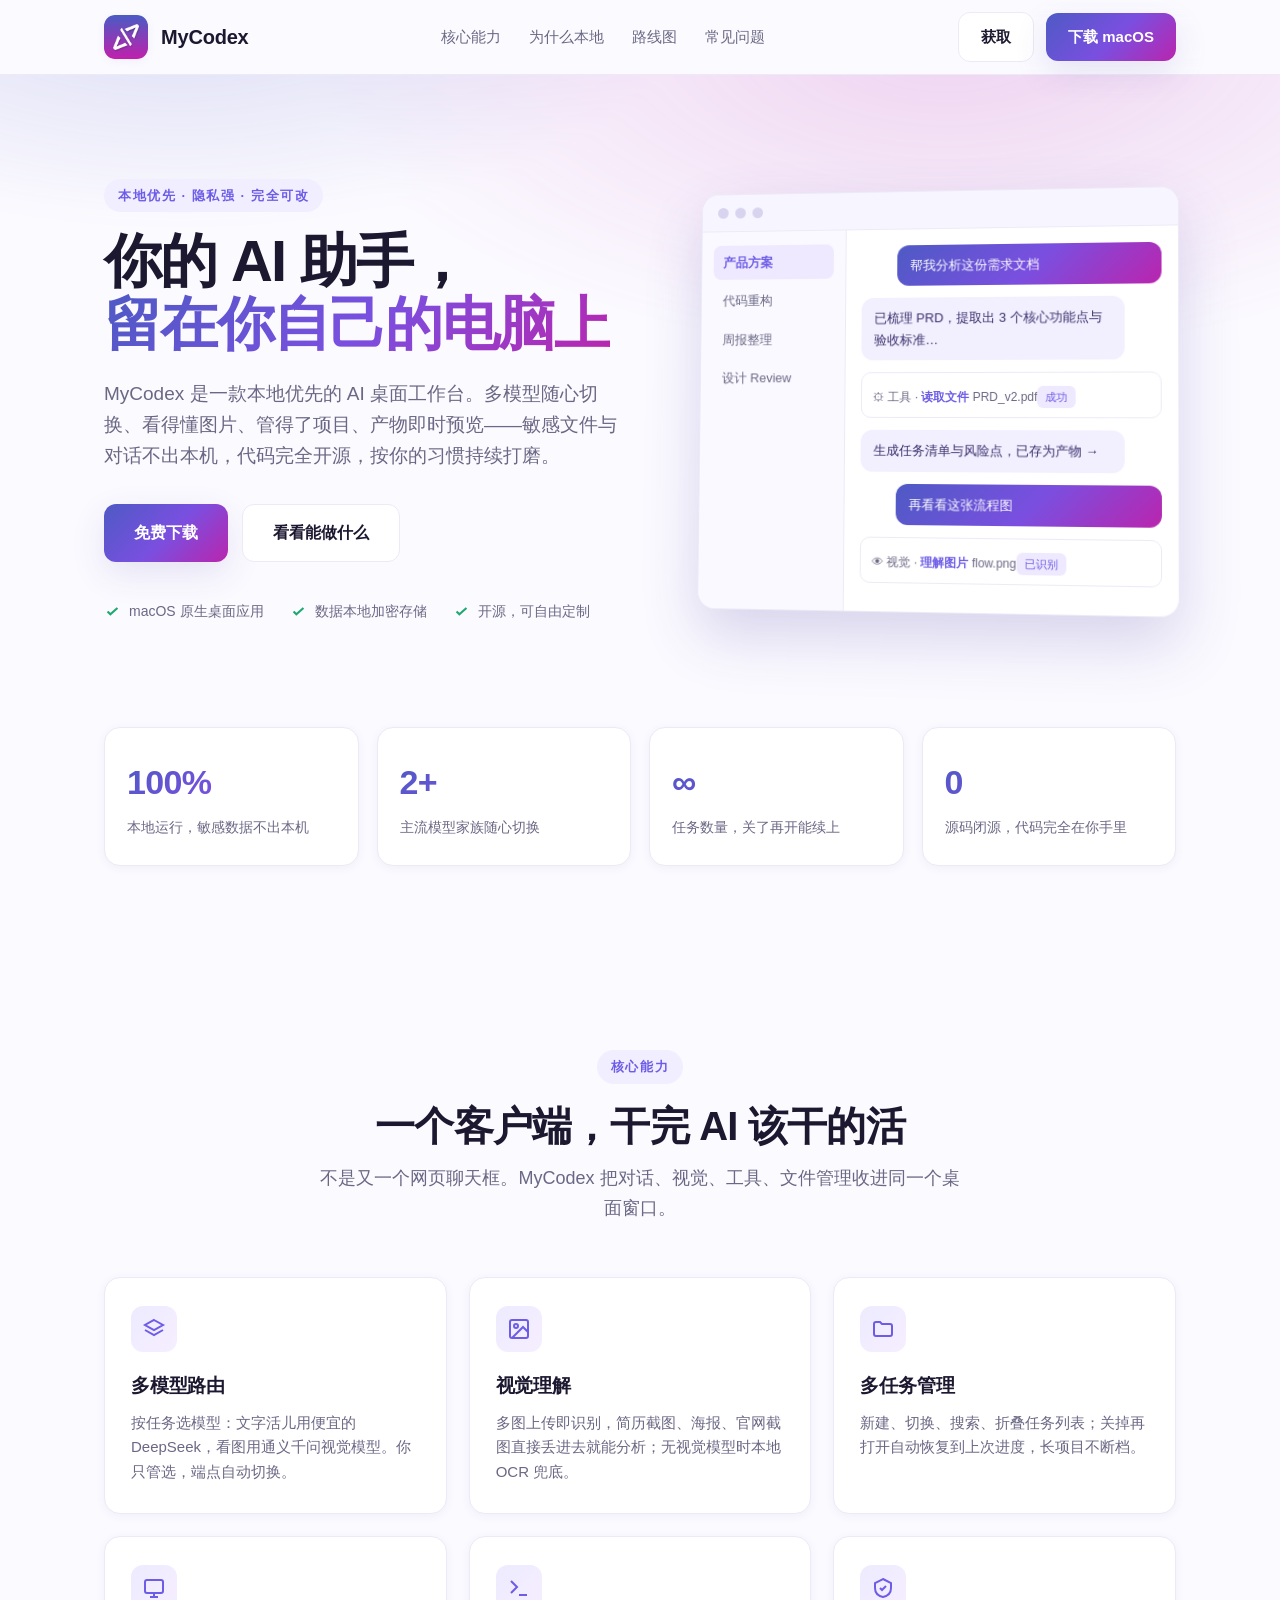
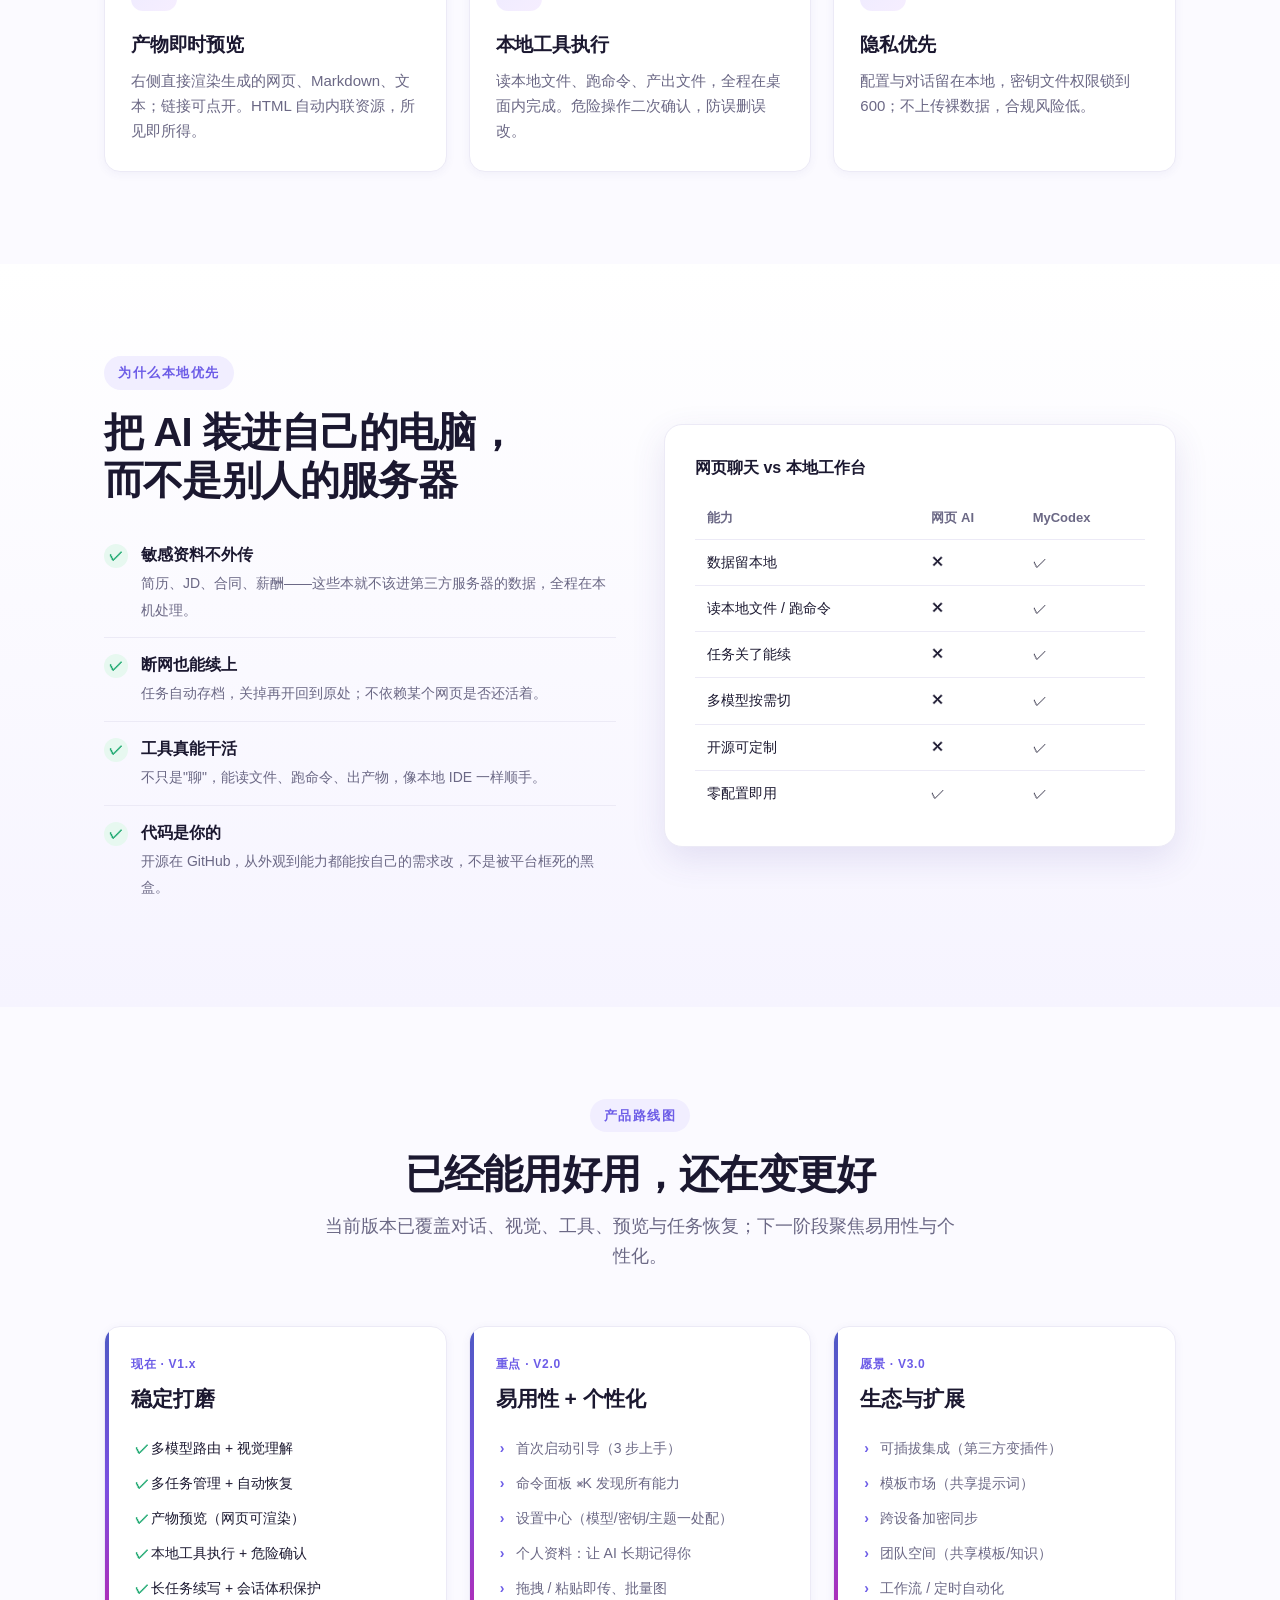
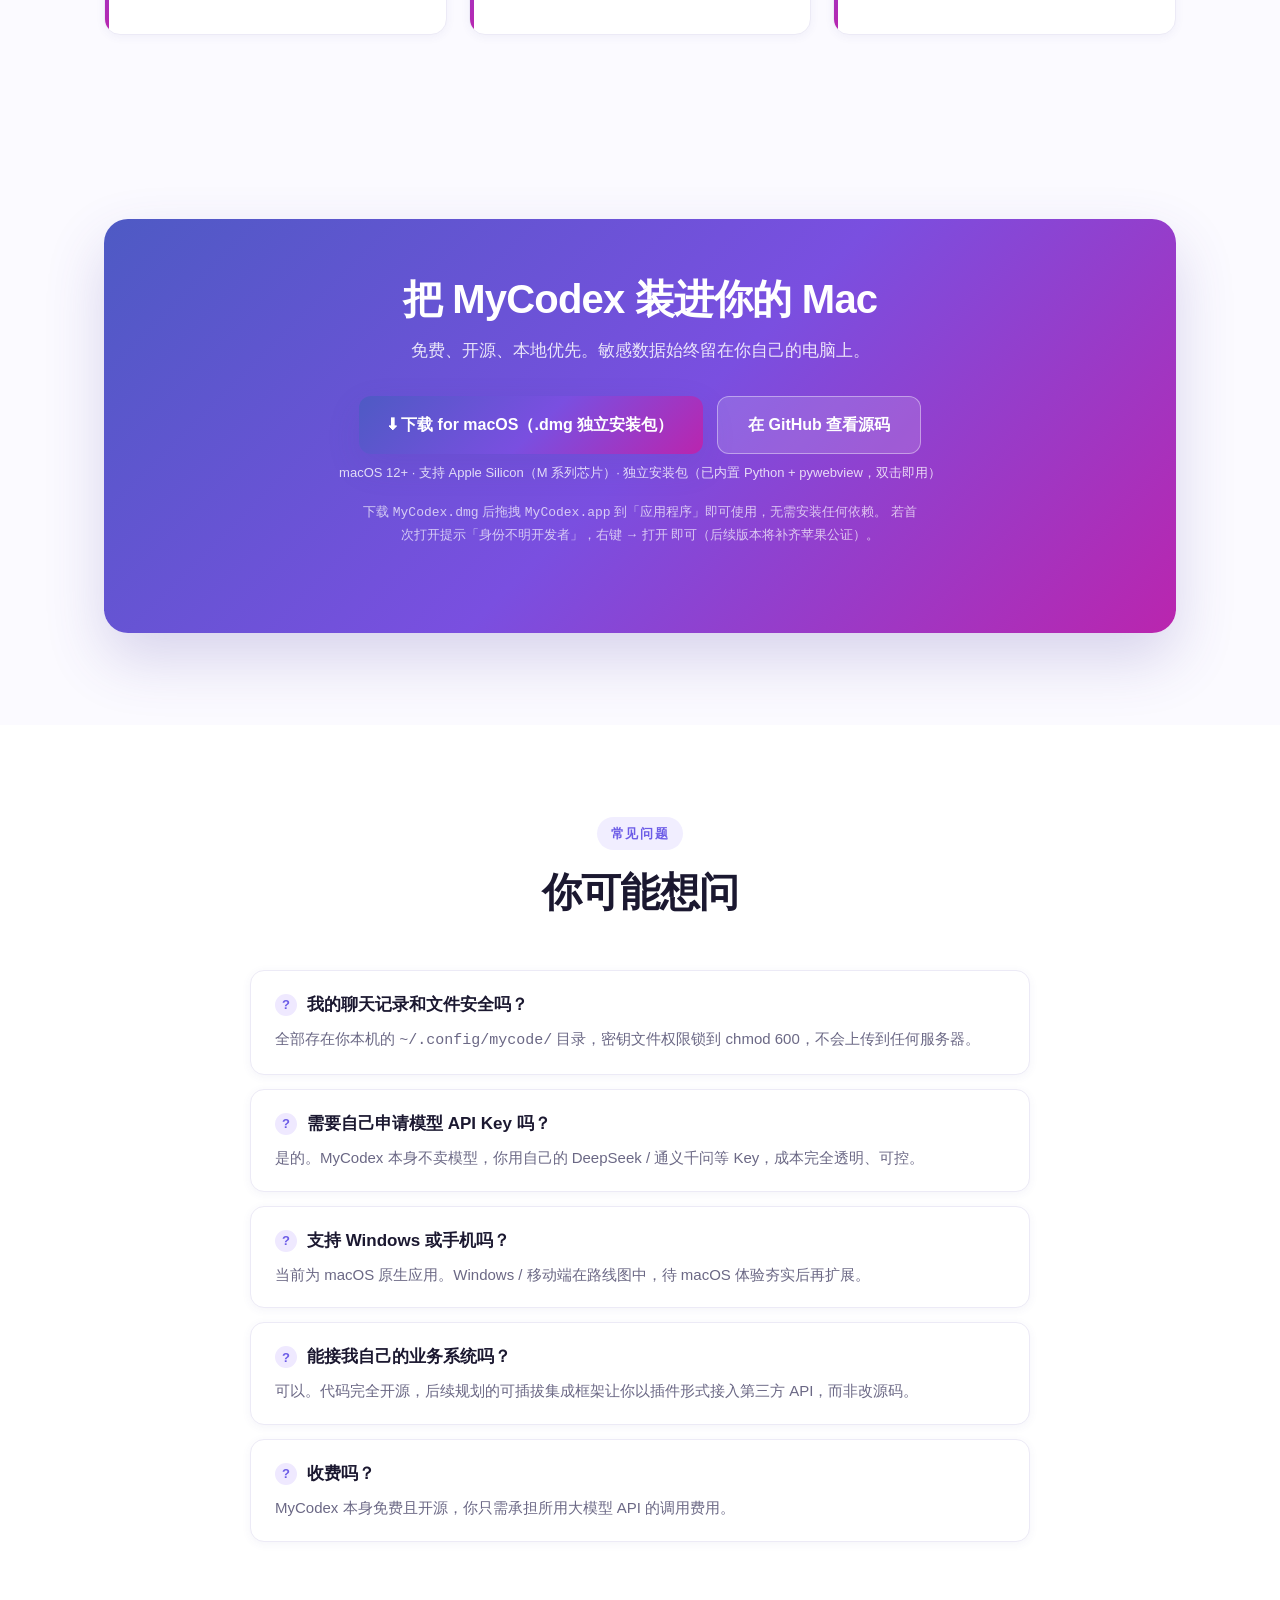
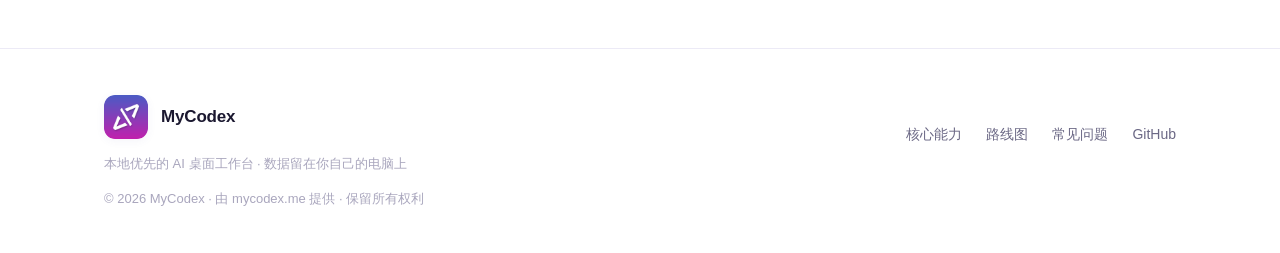
<file: site/index.html>
<!DOCTYPE html>
<html lang="zh-CN">
<head>
<meta charset="UTF-8" />
<meta name="viewport" content="width=device-width, initial-scale=1.0" />
<title>MyCodex · 本地优先的 AI 桌面工作台</title>
<meta name="description" content="MyCodex 是一款本地优先的 AI 桌面工作台：多模型随心切换、看得懂图片、管得了项目、产物即时预览，数据留在你自己的电脑上。" />
<link rel="icon" href="favicon.ico" />
<link rel="apple-touch-icon" href="apple-touch-icon.png" />
<link rel="stylesheet" href="style.css" />
</head>
<body>

<!-- ===== Nav ===== -->
<header class="nav">
  <div class="wrap nav-inner">
    <a class="brand" href="#top">
      <img class="logo" src="logo-512.png" alt="MyCodex" width="44" height="44" /> MyCodex
    </a>
    <nav class="nav-links">
      <a href="#features">核心能力</a>
      <a href="#why">为什么本地</a>
      <a href="#roadmap">路线图</a>
      <a href="#faq">常见问题</a>
    </nav>
    <div class="nav-cta">
      <a class="btn btn-ghost" href="#download">获取</a>
      <a class="btn btn-primary" href="https://github.com/liebangbang/MyCodex/releases/download/v0.1.10/MyCodex.dmg" target="_blank" rel="noopener">下载 macOS</a>
    </div>
  </div>
</header>

<!-- ===== Hero ===== -->
<section class="hero" id="top">
  <div class="wrap hero-grid">
    <div>
      <span class="eyebrow">本地优先 · 隐私强 · 完全可改</span>
      <h1>你的 AI 助手，<br><span class="grad">留在你自己的电脑上</span></h1>
      <p class="lead">MyCodex 是一款本地优先的 AI 桌面工作台。多模型随心切换、看得懂图片、管得了项目、产物即时预览——敏感文件与对话不出本机，代码完全开源，按你的习惯持续打磨。</p>
      <div class="hero-cta">
        <a class="btn btn-primary btn-lg" href="https://github.com/liebangbang/MyCodex/releases/download/v0.1.10/MyCodex.dmg" target="_blank" rel="noopener">免费下载</a>
        <a class="btn btn-ghost btn-lg" href="#features">看看能做什么</a>
      </div>
      <div class="trust">
        <span><svg viewBox="0 0 24 24" fill="none" stroke="currentColor" stroke-width="3"><path d="M5 12l4 4L19 7"/></svg> macOS 原生桌面应用</span>
        <span><svg viewBox="0 0 24 24" fill="none" stroke="currentColor" stroke-width="3"><path d="M5 12l4 4L19 7"/></svg> 数据本地加密存储</span>
        <span><svg viewBox="0 0 24 24" fill="none" stroke="currentColor" stroke-width="3"><path d="M5 12l4 4L19 7"/></svg> 开源，可自由定制</span>
      </div>
    </div>

    <!-- Mock UI -->
    <div class="mock" aria-hidden="true">
      <div class="mock-bar"><i></i><i></i><i></i></div>
      <div class="mock-body">
        <div class="mock-side">
          <div class="s-item active">产品方案</div>
          <div class="s-item">代码重构</div>
          <div class="s-item">周报整理</div>
          <div class="s-item">设计 Review</div>
        </div>
        <div class="mock-chat">
          <div class="bubble me">帮我分析这份需求文档</div>
          <div class="bubble ai">已梳理 PRD，提取出 3 个核心功能点与验收标准…</div>
          <div class="mock-tool">⚙ 工具 · <b>读取文件</b> PRD_v2.pdf<span class="mock-tag">成功</span></div>
          <div class="bubble ai">生成任务清单与风险点，已存为产物 →</div>
          <div class="bubble me">再看看这张流程图</div>
          <div class="mock-tool">👁 视觉 · <b>理解图片</b> flow.png<span class="mock-tag">已识别</span></div>
        </div>
      </div>
    </div>
  </div>
</section>

<!-- ===== Stats ===== -->
<section style="padding-top:0">
  <div class="wrap stats">
    <div class="stat"><div class="n">100%</div><div class="l">本地运行，敏感数据不出本机</div></div>
    <div class="stat"><div class="n">2+</div><div class="l">主流模型家族随心切换</div></div>
    <div class="stat"><div class="n">∞</div><div class="l">任务数量，关了再开能续上</div></div>
    <div class="stat"><div class="n">0</div><div class="l">源码闭源，代码完全在你手里</div></div>
  </div>
</section>

<!-- ===== Features ===== -->
<section id="features">
  <div class="wrap">
    <div class="sec-head">
      <span class="eyebrow">核心能力</span>
      <h2>一个客户端，干完 AI 该干的活</h2>
      <p class="h-sub">不是又一个网页聊天框。MyCodex 把对话、视觉、工具、文件管理收进同一个桌面窗口。</p>
    </div>
    <div class="features">
      <div class="feature">
        <div class="ico"><svg viewBox="0 0 24 24" fill="none" stroke="currentColor" stroke-width="2"><path d="M12 3l9 5-9 5-9-5 9-5z"/><path d="M3 13l9 5 9-5"/></svg></div>
        <h3>多模型路由</h3>
        <p>按任务选模型：文字活儿用便宜的 DeepSeek，看图用通义千问视觉模型。你只管选，端点自动切换。</p>
      </div>
      <div class="feature">
        <div class="ico"><svg viewBox="0 0 24 24" fill="none" stroke="currentColor" stroke-width="2"><rect x="3" y="3" width="18" height="18" rx="2"/><circle cx="9" cy="9" r="2"/><path d="M21 15l-5-5L5 21"/></svg></div>
        <h3>视觉理解</h3>
        <p>多图上传即识别，简历截图、海报、官网截图直接丢进去就能分析；无视觉模型时本地 OCR 兜底。</p>
      </div>
      <div class="feature">
        <div class="ico"><svg viewBox="0 0 24 24" fill="none" stroke="currentColor" stroke-width="2"><path d="M3 7a2 2 0 0 1 2-2h4l2 2h8a2 2 0 0 1 2 2v8a2 2 0 0 1-2 2H5a2 2 0 0 1-2-2z"/></svg></div>
        <h3>多任务管理</h3>
        <p>新建、切换、搜索、折叠任务列表；关掉再打开自动恢复到上次进度，长项目不断档。</p>
      </div>
      <div class="feature">
        <div class="ico"><svg viewBox="0 0 24 24" fill="none" stroke="currentColor" stroke-width="2"><rect x="3" y="4" width="18" height="13" rx="2"/><path d="M8 21h8M12 17v4"/></svg></div>
        <h3>产物即时预览</h3>
        <p>右侧直接渲染生成的网页、Markdown、文本；链接可点开。HTML 自动内联资源，所见即所得。</p>
      </div>
      <div class="feature">
        <div class="ico"><svg viewBox="0 0 24 24" fill="none" stroke="currentColor" stroke-width="2"><path d="M4 17l6-6-6-6M12 19h8"/></svg></div>
        <h3>本地工具执行</h3>
        <p>读本地文件、跑命令、产出文件，全程在桌面内完成。危险操作二次确认，防误删误改。</p>
      </div>
      <div class="feature">
        <div class="ico"><svg viewBox="0 0 24 24" fill="none" stroke="currentColor" stroke-width="2"><path d="M12 3l8 4v5c0 5-3.5 8-8 9-4.5-1-8-4-8-9V7z"/><path d="M9 12l2 2 4-4"/></svg></div>
        <h3>隐私优先</h3>
        <p>配置与对话留在本地，密钥文件权限锁到 600；不上传裸数据，合规风险低。</p>
      </div>
    </div>
  </div>
</section>

<!-- ===== Why local ===== -->
<section id="why" style="background:linear-gradient(180deg,#fff, #F6F4FF);">
  <div class="wrap why">
    <div>
      <span class="eyebrow">为什么本地优先</span>
      <h2>把 AI 装进自己的电脑，<br>而不是别人的服务器</h2>
      <ul style="margin-top:24px">
        <li><span class="chk">✓</span><div><b>敏感资料不外传</b><span>简历、JD、合同、薪酬——这些本就不该进第三方服务器的数据，全程在本机处理。</span></div></li>
        <li><span class="chk">✓</span><div><b>断网也能续上</b><span>任务自动存档，关掉再开回到原处；不依赖某个网页是否还活着。</span></div></li>
        <li><span class="chk">✓</span><div><b>工具真能干活</b><span>不只是"聊"，能读文件、跑命令、出产物，像本地 IDE 一样顺手。</span></div></li>
        <li><span class="chk">✓</span><div><b>代码是你的</b><span>开源在 GitHub，从外观到能力都能按自己的需求改，不是被平台框死的黑盒。</span></div></li>
      </ul>
    </div>
    <div class="why-card">
      <h4>网页聊天 vs 本地工作台</h4>
      <table class="compare">
        <thead><tr><th>能力</th><th>网页 AI</th><th>MyCodex</th></tr></thead>
        <tbody>
          <tr><td>数据留本地</td><td class="no">✕</td><td class="yes">✓</td></tr>
          <tr><td>读本地文件 / 跑命令</td><td class="no">✕</td><td class="yes">✓</td></tr>
          <tr><td>任务关了能续</td><td class="no">✕</td><td class="yes">✓</td></tr>
          <tr><td>多模型按需切</td><td class="no">✕</td><td class="yes">✓</td></tr>
          <tr><td>开源可定制</td><td class="no">✕</td><td class="yes">✓</td></tr>
          <tr><td>零配置即用</td><td class="yes">✓</td><td class="yes">✓</td></tr>
        </tbody>
      </table>
    </div>
  </div>
</section>

<!-- ===== Roadmap ===== -->
<section id="roadmap">
  <div class="wrap">
    <div class="sec-head">
      <span class="eyebrow">产品路线图</span>
      <h2>已经能用好用，还在变更好</h2>
      <p class="h-sub">当前版本已覆盖对话、视觉、工具、预览与任务恢复；下一阶段聚焦易用性与个性化。</p>
    </div>
    <div class="timeline">
      <div class="phase">
        <div class="tag">现在 · V1.x</div>
        <h3>稳定打磨</h3>
        <ul>
          <li class="done">多模型路由 + 视觉理解</li>
          <li class="done">多任务管理 + 自动恢复</li>
          <li class="done">产物预览（网页可渲染）</li>
          <li class="done">本地工具执行 + 危险确认</li>
          <li class="done">长任务续写 + 会话体积保护</li>
        </ul>
      </div>
      <div class="phase">
        <div class="tag">重点 · V2.0</div>
        <h3>易用性 + 个性化</h3>
        <ul>
          <li>首次启动引导（3 步上手）</li>
          <li>命令面板 ⌘K 发现所有能力</li>
          <li>设置中心（模型/密钥/主题一处配）</li>
          <li>个人资料：让 AI 长期记得你</li>
          <li>拖拽 / 粘贴即传、批量图</li>
        </ul>
      </div>
      <div class="phase">
        <div class="tag">愿景 · V3.0</div>
        <h3>生态与扩展</h3>
        <ul>
          <li>可插拔集成（第三方变插件）</li>
          <li>模板市场（共享提示词）</li>
          <li>跨设备加密同步</li>
          <li>团队空间（共享模板/知识）</li>
          <li>工作流 / 定时自动化</li>
        </ul>
      </div>
    </div>
  </div>
</section>

<!-- ===== Download ===== -->
<section id="download">
  <div class="wrap">
    <div class="download">
      <h2>把 MyCodex 装进你的 Mac</h2>
      <p>免费、开源、本地优先。敏感数据始终留在你自己的电脑上。</p>
      <div class="hero-cta" style="justify-content:center">
        <a class="btn btn-primary btn-lg" href="https://github.com/liebangbang/MyCodex/releases/download/v0.1.10/MyCodex.dmg" target="_blank" rel="noopener">⬇ 下载 for macOS（.dmg 独立安装包）</a>
        <a class="btn btn-ghost btn-lg" href="https://github.com/liebangbang/MyCodex" target="_blank" rel="noopener">在 GitHub 查看源码</a>
      </div>
      <div class="dl-badges">
        <span style="font-size:13px;color:rgba(255,255,255,.8)">macOS 12+ · 支持 Apple Silicon（M 系列芯片）· 独立安装包（已内置 Python + pywebview，双击即用）</span>
      </div>
      <p style="margin-top:18px;font-size:13px;color:rgba(255,255,255,.7);max-width:560px;margin-left:auto;margin-right:auto;line-height:1.7">
        下载 <code>MyCodex.dmg</code> 后拖拽 <code>MyCodex.app</code> 到「应用程序」即可使用，无需安装任何依赖。
        若首次打开提示「身份不明开发者」，右键 → 打开 即可（后续版本将补齐苹果公证）。
      </p>
    </div>
  </div>
</section>

<!-- ===== FAQ ===== -->
<section id="faq" style="background:#fff">
  <div class="wrap">
    <div class="sec-head">
      <span class="eyebrow">常见问题</span>
      <h2>你可能想问</h2>
    </div>
    <div class="faq">
      <div class="faq-item">
        <h3>我的聊天记录和文件安全吗？</h3>
        <p>全部存在你本机的 <code>~/.config/mycode/</code> 目录，密钥文件权限锁到 chmod 600，不会上传到任何服务器。</p>
      </div>
      <div class="faq-item">
        <h3>需要自己申请模型 API Key 吗？</h3>
        <p>是的。MyCodex 本身不卖模型，你用自己的 DeepSeek / 通义千问等 Key，成本完全透明、可控。</p>
      </div>
      <div class="faq-item">
        <h3>支持 Windows 或手机吗？</h3>
        <p>当前为 macOS 原生应用。Windows / 移动端在路线图中，待 macOS 体验夯实后再扩展。</p>
      </div>
      <div class="faq-item">
        <h3>能接我自己的业务系统吗？</h3>
        <p>可以。代码完全开源，后续规划的可插拔集成框架让你以插件形式接入第三方 API，而非改源码。</p>
      </div>
      <div class="faq-item">
        <h3>收费吗？</h3>
        <p>MyCodex 本身免费且开源，你只需承担所用大模型 API 的调用费用。</p>
      </div>
    </div>
  </div>
</section>

<!-- ===== Footer ===== -->
<footer class="foot">
  <div class="wrap foot-inner">
    <div>
      <a class="brand" href="#top"><img class="logo" src="logo-512.png" alt="MyCodex" width="44" height="44" /> MyCodex</a>
      <small>本地优先的 AI 桌面工作台 · 数据留在你自己的电脑上</small>
    </div>
    <nav class="foot-links">
      <a href="#features">核心能力</a>
      <a href="#roadmap">路线图</a>
      <a href="#faq">常见问题</a>
      <a href="https://github.com/liebangbang/MyCodex" target="_blank" rel="noopener">GitHub</a>
    </nav>
  </div>
  <div class="wrap"><small>© 2026 MyCodex · 由 mycodex.me 提供 · 保留所有权利</small></div>
</footer>

</body>
</html>
</file>
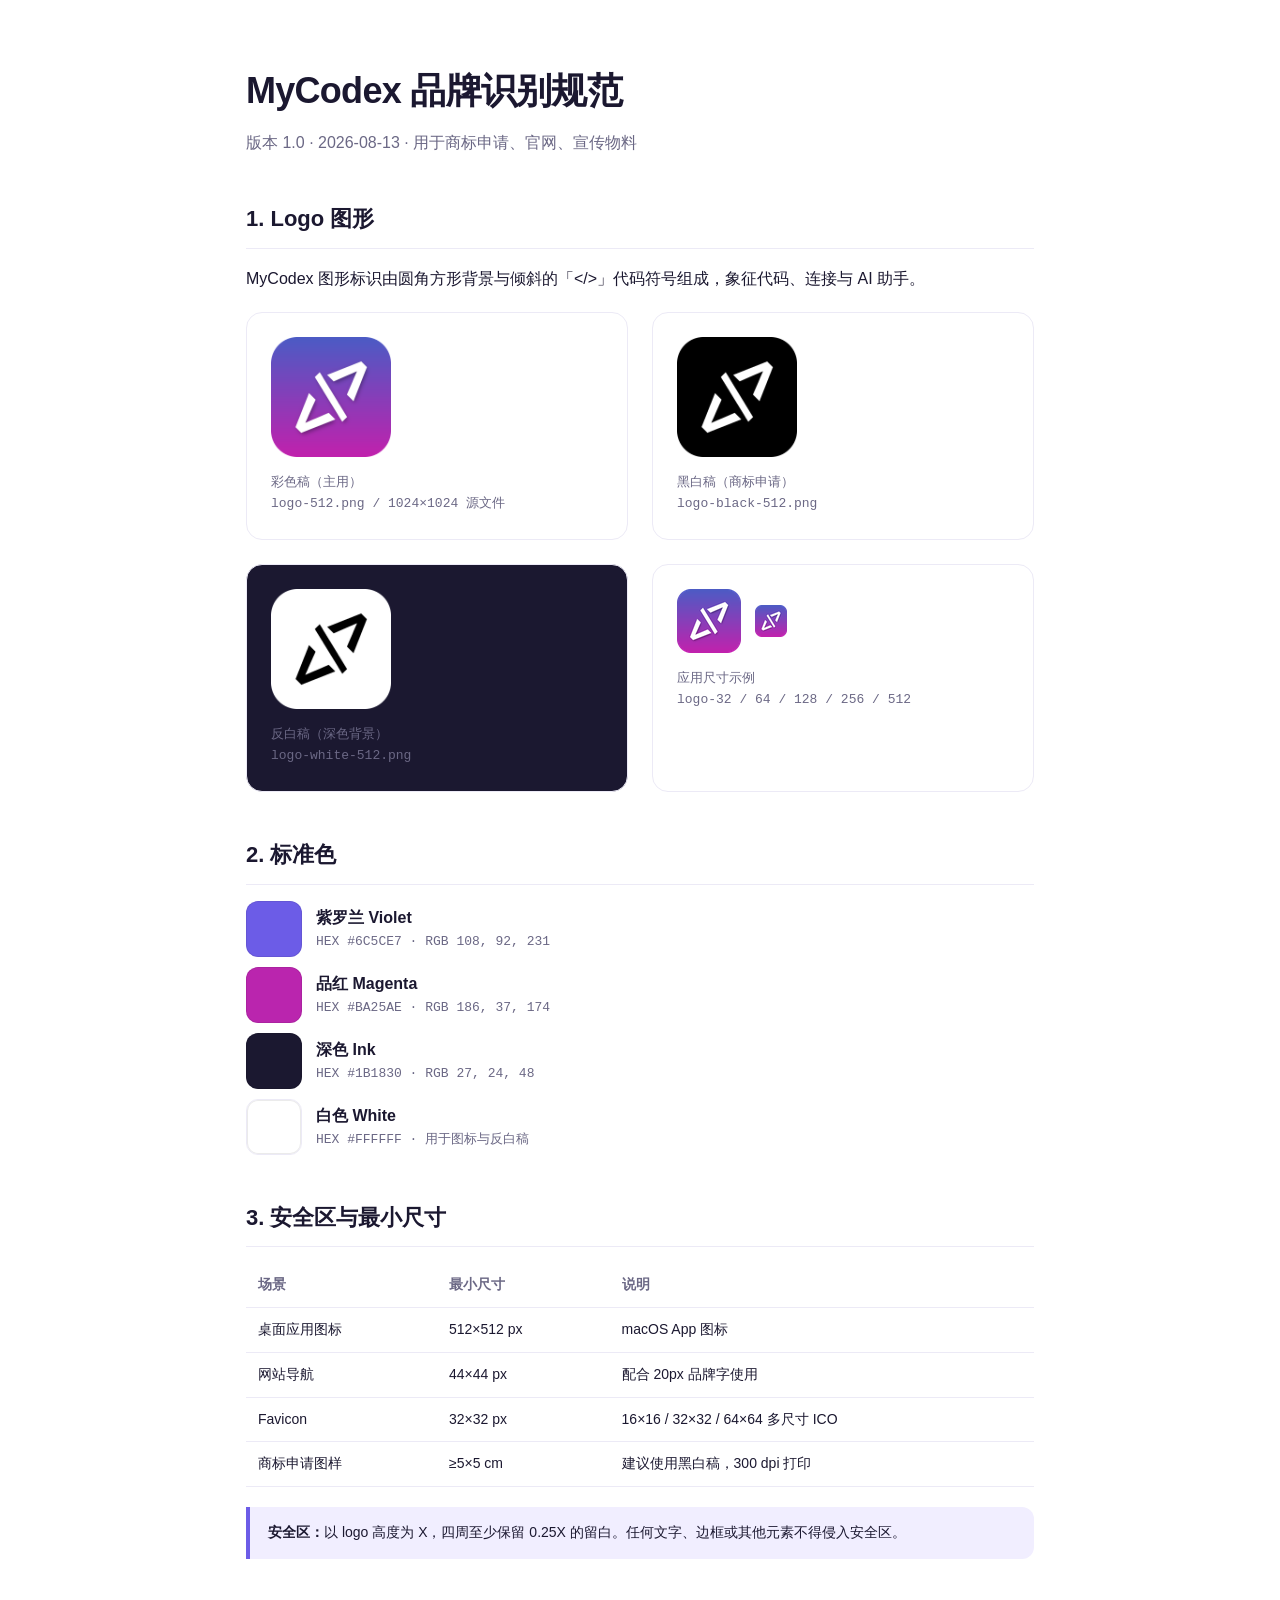
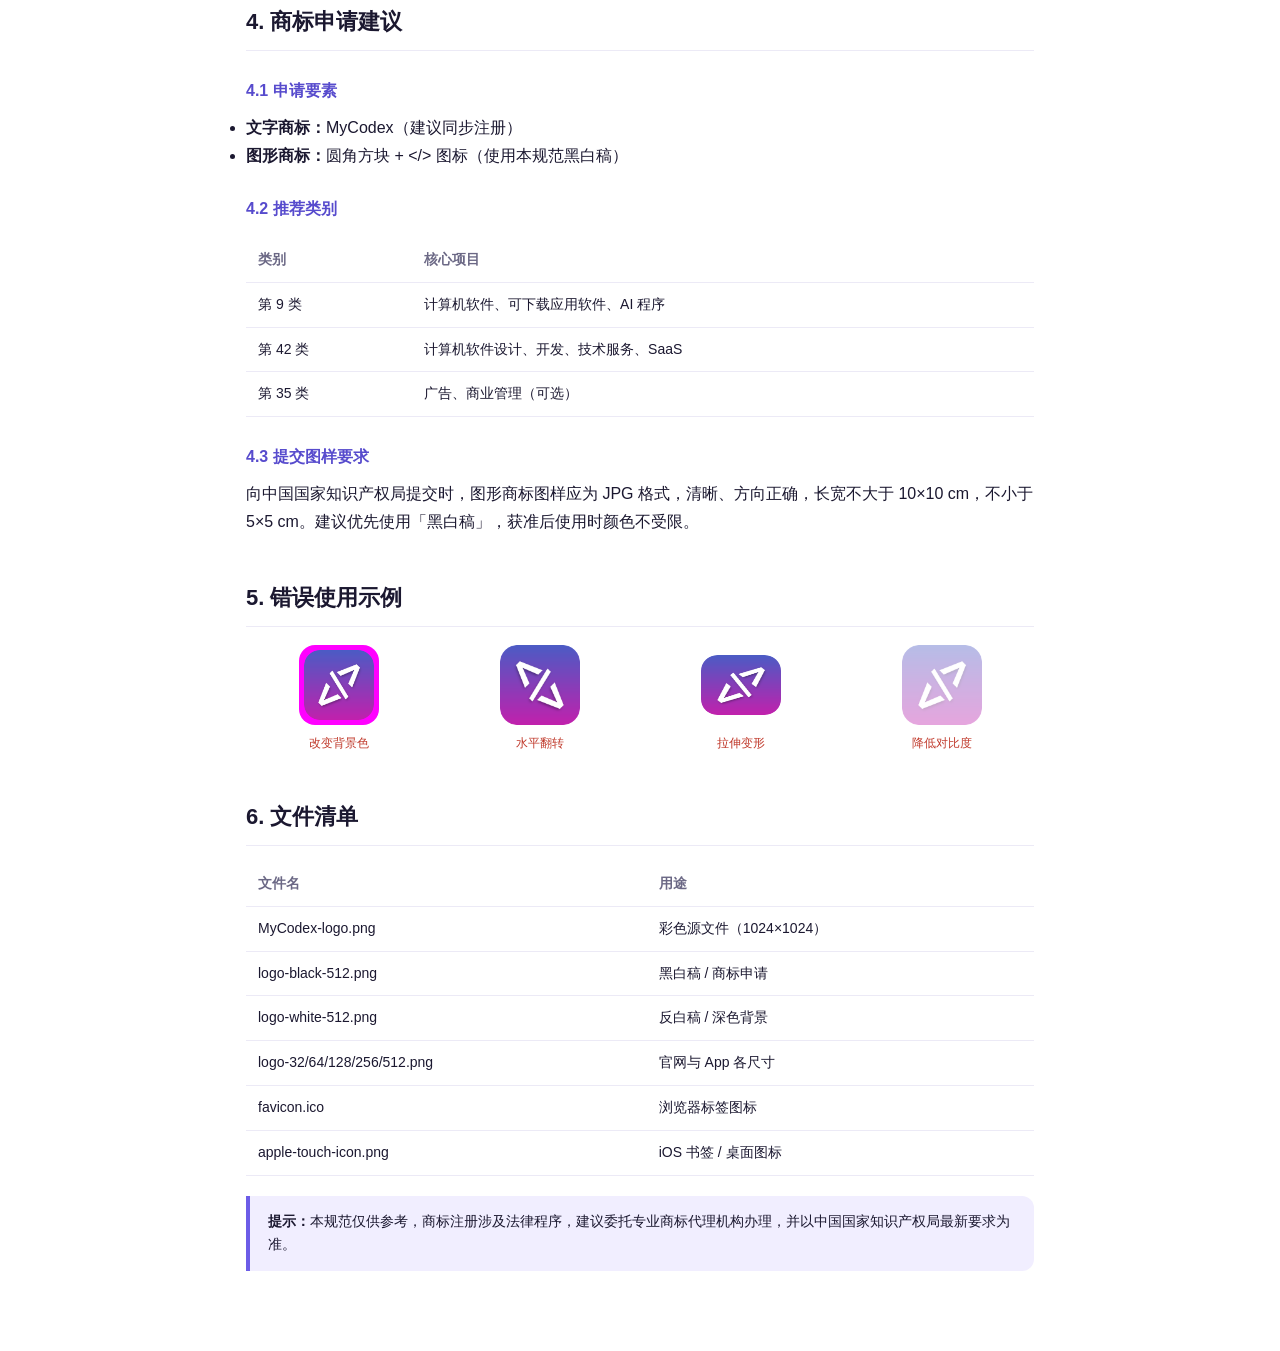
<file: docs/MyCodex-Brand-Guidelines.html>
<!DOCTYPE html>
<html lang="zh-CN">
<head>
<meta charset="UTF-8" />
<meta name="viewport" content="width=device-width, initial-scale=1.0" />
<title>MyCodex 品牌识别规范</title>
<style>
:root {
  --violet: #6C5CE7;
  --violet-deep: #574BCD;
  --magenta: #BA25AE;
  --dark: #1B1830;
  --gray: #6B6885;
  --line: #ECEAF6;
  --bg: #FBFAFF;
  --radius-xl: 28%;
  --radius: 16px;
}
* { box-sizing: border-box; margin: 0; padding: 0; }
body {
  font-family: -apple-system, BlinkMacSystemFont, "Segoe UI", "PingFang SC", "Microsoft YaHei", sans-serif;
  color: var(--dark);
  background: #fff;
  line-height: 1.7;
  padding: 60px 0;
}
.page { max-width: 860px; margin: 0 auto; padding: 0 36px; }
h1 { font-size: 36px; letter-spacing: -.02em; margin-bottom: 8px; }
.sub { color: var(--gray); font-size: 16px; margin-bottom: 38px; }
h2 { font-size: 22px; margin: 44px 0 16px; padding-bottom: 10px; border-bottom: 1px solid var(--line); }
h3 { font-size: 16px; margin: 26px 0 10px; color: var(--violet-deep); }
p { margin-bottom: 12px; color: var(--dark); }
.grid-2 { display: grid; grid-template-columns: 1fr 1fr; gap: 24px; margin: 20px 0; }
.card {
  border: 1px solid var(--line); border-radius: var(--radius); padding: 24px;
  display: flex; flex-direction: column; gap: 14px;
}
.card img { width: 120px; height: 120px; }
.card .label { font-size: 13px; color: var(--gray); }
.bg-dark { background: #1B1830; }
.color-swatch {
  display: flex; align-items: center; gap: 14px; margin: 10px 0;
}
.swatch { width: 56px; height: 56px; border-radius: 12px; box-shadow: inset 0 0 0 1px rgba(0,0,0,.08); }
.swatch.violet { background: var(--violet); }
.swatch.magenta { background: var(--magenta); }
.swatch.dark { background: var(--dark); }
.swatch.white { background: #fff; border: 1px solid var(--line); }
.code { font-family: ui-monospace, SFMono-Regular, Menlo, Consolas, monospace; font-size: 13px; color: var(--gray); }
table { width: 100%; border-collapse: collapse; margin: 16px 0; }
th, td { text-align: left; padding: 10px 12px; border-bottom: 1px solid var(--line); font-size: 14px; }
th { color: var(--gray); font-weight: 600; }
.dont { display: grid; grid-template-columns: repeat(4, 1fr); gap: 16px; margin: 18px 0; }
.dont-item { text-align: center; }
.dont-item img { width: 80px; height: 80px; border-radius: 16px; }
.dont-item .cap { font-size: 12px; color: #C0392B; margin-top: 8px; }
.note {
  background: #F1EEFF; border-left: 4px solid var(--violet); padding: 14px 18px;
  border-radius: 0 12px 12px 0; font-size: 14px; margin: 20px 0;
}
@media print {
  body { padding: 0; }
  .page { max-width: 100%; }
  h2 { page-break-after: avoid; }
  .card { break-inside: avoid; }
}
</style>
</head>
<body>
<div class="page">
  <h1>MyCodex 品牌识别规范</h1>
  <p class="sub">版本 1.0 · 2026-08-13 · 用于商标申请、官网、宣传物料</p>

  <h2>1. Logo 图形</h2>
  <p>MyCodex 图形标识由圆角方形背景与倾斜的「&lt;/&gt;」代码符号组成，象征代码、连接与 AI 助手。</p>
  <div class="grid-2">
    <div class="card">
      <img src="../site/logo-512.png" alt="MyCodex 彩色 logo" />
      <div>
        <div class="label">彩色稿（主用）</div>
        <div class="code">logo-512.png / 1024×1024 源文件</div>
      </div>
    </div>
    <div class="card">
      <img src="../site/logo-black-512.png" alt="MyCodex 黑白稿" />
      <div>
        <div class="label">黑白稿（商标申请）</div>
        <div class="code">logo-black-512.png</div>
      </div>
    </div>
    <div class="card bg-dark">
      <img src="../site/logo-white-512.png" alt="MyCodex 反白稿" />
      <div style="color:#fff">
        <div class="label">反白稿（深色背景）</div>
        <div class="code">logo-white-512.png</div>
      </div>
    </div>
    <div class="card">
      <div style="display:flex;align-items:center;gap:14px">
        <img src="../site/logo-64.png" alt="64px" style="width:64px;height:64px" />
        <img src="../site/logo-32.png" alt="32px" style="width:32px;height:32px" />
      </div>
      <div>
        <div class="label">应用尺寸示例</div>
        <div class="code">logo-32 / 64 / 128 / 256 / 512</div>
      </div>
    </div>
  </div>

  <h2>2. 标准色</h2>
  <div class="color-swatch">
    <div class="swatch violet"></div>
    <div>
      <div><strong>紫罗兰 Violet</strong></div>
      <div class="code">HEX #6C5CE7 · RGB 108, 92, 231</div>
    </div>
  </div>
  <div class="color-swatch">
    <div class="swatch magenta"></div>
    <div>
      <div><strong>品红 Magenta</strong></div>
      <div class="code">HEX #BA25AE · RGB 186, 37, 174</div>
    </div>
  </div>
  <div class="color-swatch">
    <div class="swatch dark"></div>
    <div>
      <div><strong>深色 Ink</strong></div>
      <div class="code">HEX #1B1830 · RGB 27, 24, 48</div>
    </div>
  </div>
  <div class="color-swatch">
    <div class="swatch white"></div>
    <div>
      <div><strong>白色 White</strong></div>
      <div class="code">HEX #FFFFFF · 用于图标与反白稿</div>
    </div>
  </div>

  <h2>3. 安全区与最小尺寸</h2>
  <table>
    <tr><th>场景</th><th>最小尺寸</th><th>说明</th></tr>
    <tr><td>桌面应用图标</td><td>512×512 px</td><td>macOS App 图标</td></tr>
    <tr><td>网站导航</td><td>44×44 px</td><td>配合 20px 品牌字使用</td></tr>
    <tr><td>Favicon</td><td>32×32 px</td><td>16×16 / 32×32 / 64×64 多尺寸 ICO</td></tr>
    <tr><td>商标申请图样</td><td>≥5×5 cm</td><td>建议使用黑白稿，300 dpi 打印</td></tr>
  </table>
  <div class="note">
    <strong>安全区：</strong>以 logo 高度为 X，四周至少保留 0.25X 的留白。任何文字、边框或其他元素不得侵入安全区。
  </div>

  <h2>4. 商标申请建议</h2>
  <h3>4.1 申请要素</h3>
  <ul>
    <li><strong>文字商标：</strong>MyCodex（建议同步注册）</li>
    <li><strong>图形商标：</strong>圆角方块 + &lt;/&gt; 图标（使用本规范黑白稿）</li>
  </ul>
  <h3>4.2 推荐类别</h3>
  <table>
    <tr><th>类别</th><th>核心项目</th></tr>
    <tr><td>第 9 类</td><td>计算机软件、可下载应用软件、AI 程序</td></tr>
    <tr><td>第 42 类</td><td>计算机软件设计、开发、技术服务、SaaS</td></tr>
    <tr><td>第 35 类</td><td>广告、商业管理（可选）</td></tr>
  </table>
  <h3>4.3 提交图样要求</h3>
  <p>向中国国家知识产权局提交时，图形商标图样应为 JPG 格式，清晰、方向正确，长宽不大于 10×10 cm，不小于 5×5 cm。建议优先使用「黑白稿」，获准后使用时颜色不受限。</p>

  <h2>5. 错误使用示例</h2>
  <div class="dont">
    <div class="dont-item">
      <div style="width:80px;height:80px;background:#f0f;display:flex;align-items:center;justify-content:center;margin:0 auto;border-radius:16px"><img src="../site/logo-512.png" style="width:70px;height:70px" /></div>
      <div class="cap">改变背景色</div>
    </div>
    <div class="dont-item">
      <div style="width:80px;height:80px;display:flex;align-items:center;justify-content:center;margin:0 auto"><img src="../site/logo-512.png" style="width:80px;height:80px;transform:scaleX(-1)" /></div>
      <div class="cap">水平翻转</div>
    </div>
    <div class="dont-item">
      <div style="width:80px;height:80px;display:flex;align-items:center;justify-content:center;margin:0 auto"><img src="../site/logo-512.png" style="width:80px;height:60px" /></div>
      <div class="cap">拉伸变形</div>
    </div>
    <div class="dont-item">
      <div style="width:80px;height:80px;display:flex;align-items:center;justify-content:center;margin:0 auto"><img src="../site/logo-512.png" style="width:80px;height:80px;opacity:.4" /></div>
      <div class="cap">降低对比度</div>
    </div>
  </div>

  <h2>6. 文件清单</h2>
  <table>
    <tr><th>文件名</th><th>用途</th></tr>
    <tr><td>MyCodex-logo.png</td><td>彩色源文件（1024×1024）</td></tr>
    <tr><td>logo-black-512.png</td><td>黑白稿 / 商标申请</td></tr>
    <tr><td>logo-white-512.png</td><td>反白稿 / 深色背景</td></tr>
    <tr><td>logo-32/64/128/256/512.png</td><td>官网与 App 各尺寸</td></tr>
    <tr><td>favicon.ico</td><td>浏览器标签图标</td></tr>
    <tr><td>apple-touch-icon.png</td><td>iOS 书签 / 桌面图标</td></tr>
  </table>

  <div class="note">
    <strong>提示：</strong>本规范仅供参考，商标注册涉及法律程序，建议委托专业商标代理机构办理，并以中国国家知识产权局最新要求为准。
  </div>
</div>
</body>
</html>
</file>
<file: site/style.css>
/* MyCodex 产品官网 · 品牌样式 */
:root {
  --primary: #6C5CE7;
  --primary-2: #AB8BFF;
  --primary-deep: #4E2DB8;
  --grad: linear-gradient(135deg, #4E5AC4 0%, #7A4FE0 52%, #BA25AE 100%);
  --grad-soft: linear-gradient(135deg, #EDEBFF 0%, #F6EEFF 100%);
  --ink: #1B1830;
  --muted: #6B6885;
  --line: #ECEAF6;
  --bg: #FBFAFF;
  --card: #FFFFFF;
  --ok: #1FA971;
  --radius: 16px;
  --shadow-sm: 0 2px 10px rgba(76, 60, 160, .06);
  --shadow-md: 0 12px 34px rgba(76, 60, 160, .12);
  --shadow-lg: 0 26px 60px rgba(76, 60, 160, .20);
  --maxw: 1120px;
  --font: -apple-system, BlinkMacSystemFont, "Segoe UI", "PingFang SC", "Hiragino Sans GB", "Microsoft YaHei", sans-serif;
}

* { box-sizing: border-box; margin: 0; padding: 0; }
html { scroll-behavior: smooth; }
body {
  font-family: var(--font);
  color: var(--ink);
  background: var(--bg);
  line-height: 1.65;
  -webkit-font-smoothing: antialiased;
  text-rendering: optimizeLegibility;
}
a { color: inherit; text-decoration: none; }
.wrap { max-width: var(--maxw); margin: 0 auto; padding: 0 24px; }
section { padding: 92px 0; }
.eyebrow {
  display: inline-block; font-size: 13px; font-weight: 700; letter-spacing: .12em;
  text-transform: uppercase; color: var(--primary);
  background: #F1EEFF; padding: 6px 14px; border-radius: 999px; margin-bottom: 18px;
}
h2 { font-size: clamp(28px, 4vw, 40px); line-height: 1.2; letter-spacing: -.02em; }
.h-sub { color: var(--muted); font-size: 18px; margin-top: 14px; max-width: 640px; }

/* ---- Header ---- */
header.nav {
  position: sticky; top: 0; z-index: 50;
  background: rgba(251,250,255,.82); backdrop-filter: saturate(180%) blur(14px);
  border-bottom: 1px solid var(--line);
}
.nav-inner { display: flex; align-items: center; justify-content: space-between; height: 74px; }
.brand { display: flex; align-items: center; gap: 13px; font-weight: 800; font-size: 20px; letter-spacing: -.01em; }
.brand .logo { width: 44px; height: 44px; border-radius: 11px; box-shadow: var(--shadow-sm); object-fit: cover; display: block; }
.nav-links { display: flex; gap: 28px; font-size: 15px; font-weight: 500; color: var(--muted); }
.nav-links a:hover { color: var(--ink); }
.nav-cta { display: flex; gap: 12px; align-items: center; }

/* ---- Buttons ---- */
.btn {
  display: inline-flex; align-items: center; gap: 8px; justify-content: center;
  font-weight: 600; font-size: 15px; border: none; cursor: pointer;
  padding: 12px 22px; border-radius: 12px; transition: transform .15s ease, box-shadow .2s ease, background .2s ease;
}
.btn:active { transform: translateY(1px); }
.btn-primary { background: var(--grad); color: #fff; box-shadow: var(--shadow-md); }
.btn-primary:hover { box-shadow: var(--shadow-lg); }
.btn-ghost { background: #fff; color: var(--ink); border: 1px solid var(--line); }
.btn-ghost:hover { border-color: var(--primary-2); color: var(--primary); }
.btn-lg { padding: 15px 30px; font-size: 16px; }

/* ---- Hero ---- */
.hero { position: relative; overflow: hidden; padding: 104px 0 96px; }
.hero::before {
  content: ""; position: absolute; inset: -30% -10% auto -10%; height: 760px;
  background: radial-gradient(60% 60% at 70% 20%, rgba(186,37,174,.18), transparent 70%),
              radial-gradient(50% 50% at 20% 10%, rgba(78,90,196,.22), transparent 70%);
  filter: blur(10px); z-index: -1;
}
.hero-grid { display: grid; grid-template-columns: 1.05fr .95fr; gap: 56px; align-items: center; }
.hero h1 {
  font-size: clamp(36px, 5.4vw, 58px); line-height: 1.08; letter-spacing: -.03em; font-weight: 850;
}
.hero h1 .grad { background: var(--grad); -webkit-background-clip: text; background-clip: text; color: transparent; }
.hero p.lead { font-size: 19px; color: var(--muted); margin: 22px 0 32px; max-width: 520px; }
.hero-cta { display: flex; gap: 14px; flex-wrap: wrap; }
.trust { display: flex; gap: 26px; margin-top: 38px; flex-wrap: wrap; }
.trust span { font-size: 14px; color: var(--muted); display: flex; align-items: center; gap: 8px; }
.trust svg { width: 17px; height: 17px; color: var(--ok); }

/* ---- Hero visual (mock UI) ---- */
.mock {
  background: #fff; border-radius: 18px; box-shadow: var(--shadow-lg);
  border: 1px solid var(--line); overflow: hidden; transform: perspective(1400px) rotateY(-7deg) rotateX(2.5deg);
}
.mock-bar { display: flex; gap: 7px; padding: 13px 16px; background: #F7F5FF; border-bottom: 1px solid var(--line); }
.mock-bar i { width: 11px; height: 11px; border-radius: 50%; background: #D8D3EE; display: inline-block; }
.mock-body { display: grid; grid-template-columns: 150px 1fr; min-height: 300px; }
.mock-side { background: #FAF9FF; border-right: 1px solid var(--line); padding: 14px 12px; }
.mock-side .s-item { font-size: 13px; color: var(--muted); padding: 7px 10px; border-radius: 8px; margin-bottom: 4px; }
.mock-side .s-item.active { background: #EFE9FF; color: var(--primary); font-weight: 600; }
.mock-chat { padding: 16px; }
.bubble { border-radius: 12px; padding: 10px 13px; font-size: 13px; margin-bottom: 12px; max-width: 88%; }
.bubble.ai { background: #F2EFFF; color: #3a2f6b; }
.bubble.me { background: var(--grad); color: #fff; margin-left: auto; }
.mock-tool { border: 1px solid var(--line); border-radius: 10px; padding: 9px 11px; font-size: 12px; color: var(--muted); margin-bottom: 12px; background: #fff; }
.mock-tool b { color: var(--primary); }
.mock-tag { display: inline-block; font-size: 11px; background: #EFE9FF; color: var(--primary); padding: 2px 8px; border-radius: 6px; margin-top: 4px; }

/* ---- Stats ---- */
.stats { display: grid; grid-template-columns: repeat(4, 1fr); gap: 18px; margin-top: 8px; }
.stat { background: var(--card); border: 1px solid var(--line); border-radius: var(--radius); padding: 26px 22px; box-shadow: var(--shadow-sm); }
.stat .n { font-size: 34px; font-weight: 800; background: var(--grad); -webkit-background-clip: text; background-clip: text; color: transparent; letter-spacing: -.02em; }
.stat .l { color: var(--muted); font-size: 14px; margin-top: 6px; }

/* ---- Section heads ---- */
.sec-head { text-align: center; max-width: 720px; margin: 0 auto 54px; }
.sec-head .h-sub { margin-left: auto; margin-right: auto; }

/* ---- Features ---- */
.features { display: grid; grid-template-columns: repeat(3, 1fr); gap: 22px; }
.feature {
  background: var(--card); border: 1px solid var(--line); border-radius: var(--radius);
  padding: 28px 26px; box-shadow: var(--shadow-sm); transition: transform .18s ease, box-shadow .2s ease, border-color .2s ease;
}
.feature:hover { transform: translateY(-4px); box-shadow: var(--shadow-md); border-color: var(--primary-2); }
.feature .ico { width: 46px; height: 46px; border-radius: 12px; background: var(--grad-soft); display: grid; place-items: center; margin-bottom: 18px; }
.feature .ico svg { width: 24px; height: 24px; color: var(--primary); }
.feature h3 { font-size: 19px; margin-bottom: 9px; letter-spacing: -.01em; }
.feature p { color: var(--muted); font-size: 15px; }

/* ---- Why local (split) ---- */
.why { display: grid; grid-template-columns: 1fr 1fr; gap: 48px; align-items: center; }
.why ul { list-style: none; margin-top: 8px; }
.why li { display: flex; gap: 13px; padding: 14px 0; border-bottom: 1px solid var(--line); }
.why li:last-child { border-bottom: none; }
.why li .chk { flex: none; width: 24px; height: 24px; border-radius: 50%; background: #E7F8F0; color: var(--ok); display: grid; place-items: center; font-size: 14px; font-weight: 800; margin-top: 2px; }
.why li b { display: block; font-size: 16px; margin-bottom: 2px; }
.why li span { color: var(--muted); font-size: 14px; }
.why-card { background: var(--card); border: 1px solid var(--line); border-radius: 18px; padding: 30px; box-shadow: var(--shadow-md); }
.why-card h4 { font-size: 16px; margin-bottom: 14px; }
.compare { width: 100%; border-collapse: collapse; font-size: 14px; }
.compare th, .compare td { text-align: left; padding: 11px 12px; border-bottom: 1px solid var(--line); }
.compare th { color: var(--muted); font-weight: 600; font-size: 13px; }
.compare td .yes { color: var(--ok); font-weight: 700; }
.compare td .no { color: #C2BFD4; }
.compare tr:last-child td { border-bottom: none; }

/* ---- Roadmap ---- */
.timeline { display: grid; grid-template-columns: repeat(3, 1fr); gap: 22px; }
.phase { background: var(--card); border: 1px solid var(--line); border-radius: var(--radius); padding: 28px 26px; box-shadow: var(--shadow-sm); position: relative; overflow: hidden; }
.phase::before { content: ""; position: absolute; left: 0; top: 0; bottom: 0; width: 4px; background: var(--grad); }
.phase .tag { font-size: 12px; font-weight: 700; color: var(--primary); letter-spacing: .06em; }
.phase h3 { font-size: 21px; margin: 8px 0 14px; }
.phase ul { list-style: none; }
.phase li { font-size: 14px; color: var(--muted); padding: 6px 0 6px 20px; position: relative; }
.phase li::before { content: "›"; position: absolute; left: 4px; color: var(--primary); font-weight: 800; }
.phase li.done { color: var(--ink); }
.phase li.done::before { content: "✓"; color: var(--ok); }

/* ---- Download ---- */
.download { background: var(--grad); color: #fff; border-radius: 24px; padding: 56px 48px; text-align: center; box-shadow: var(--shadow-lg); }
.download h2 { color: #fff; }
.download p { color: rgba(255,255,255,.85); font-size: 17px; margin: 14px auto 30px; max-width: 540px; }
.download .btn-ghost { background: rgba(255,255,255,.14); color: #fff; border-color: rgba(255,255,255,.4); }
.download .btn-ghost:hover { background: rgba(255,255,255,.24); }
.dl-badges { display: flex; gap: 14px; justify-content: center; flex-wrap: wrap; margin-top: 8px; }

/* ---- FAQ ---- */
.faq { max-width: 780px; margin: 0 auto; }
.faq-item { border: 1px solid var(--line); border-radius: 14px; padding: 20px 24px; margin-bottom: 14px; background: var(--card); box-shadow: var(--shadow-sm); }
.faq-item h3 { font-size: 17px; margin-bottom: 8px; display: flex; align-items: center; gap: 10px; }
.faq-item h3::before { content: "?"; width: 22px; height: 22px; border-radius: 50%; background: #EFE9FF; color: var(--primary); display: grid; place-items: center; font-size: 13px; font-weight: 800; flex: none; }
.faq-item p { color: var(--muted); font-size: 15px; }

/* ---- Footer ---- */
footer.foot { border-top: 1px solid var(--line); padding: 46px 0; background: #fff; }
.foot-inner { display: flex; justify-content: space-between; align-items: center; flex-wrap: wrap; gap: 18px; }
.foot .brand { font-size: 17px; }
.foot-links { display: flex; gap: 24px; font-size: 14px; color: var(--muted); }
.foot-links a:hover { color: var(--primary); }
.foot small { color: #A9A6BD; display: block; margin-top: 14px; font-size: 13px; }

/* ---- Responsive ---- */
@media (max-width: 900px) {
  .hero-grid, .why, .features, .timeline, .stats { grid-template-columns: 1fr; }
  .hero-grid { gap: 40px; }
  .nav-links { display: none; }
  .mock { transform: none; }
  .features, .timeline { gap: 16px; }
  section { padding: 68px 0; }
}
@media (max-width: 560px) {
  .stats { grid-template-columns: repeat(2, 1fr); }
  .download { padding: 40px 24px; }
}
</file>
